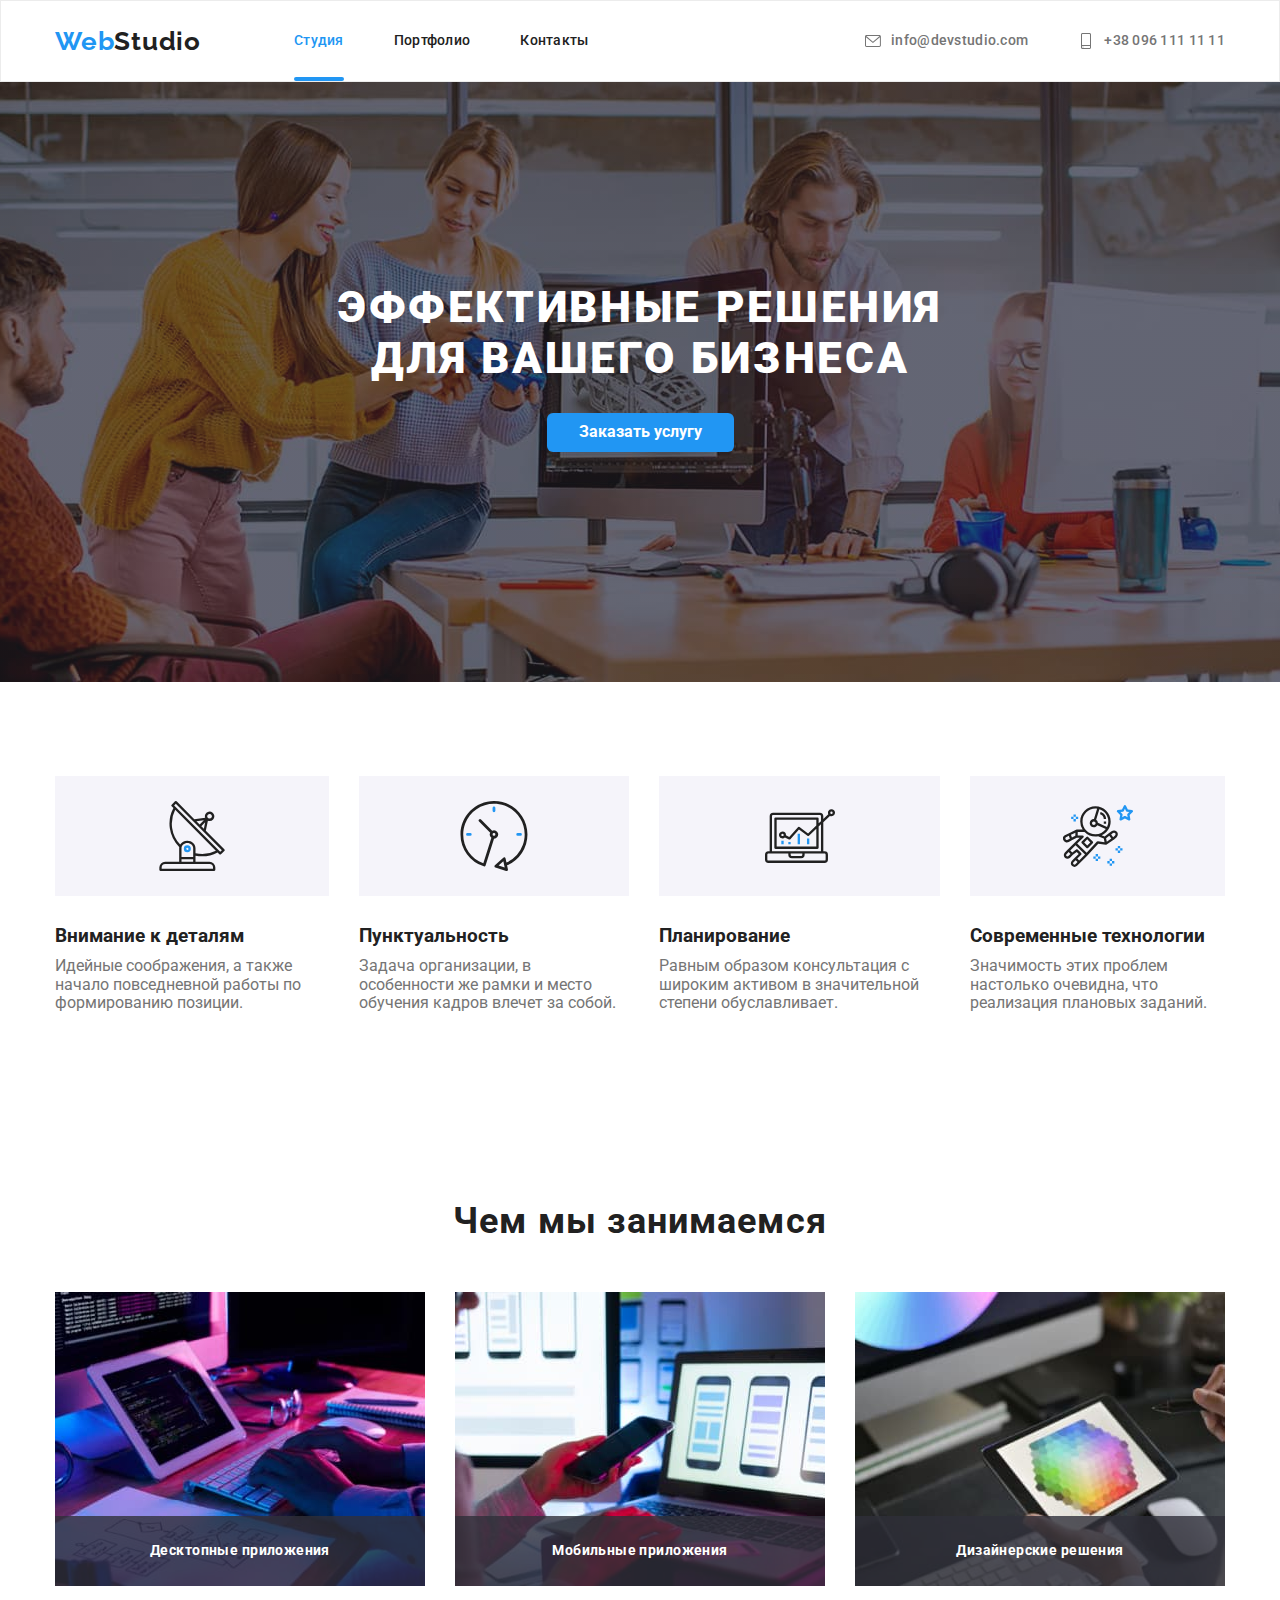
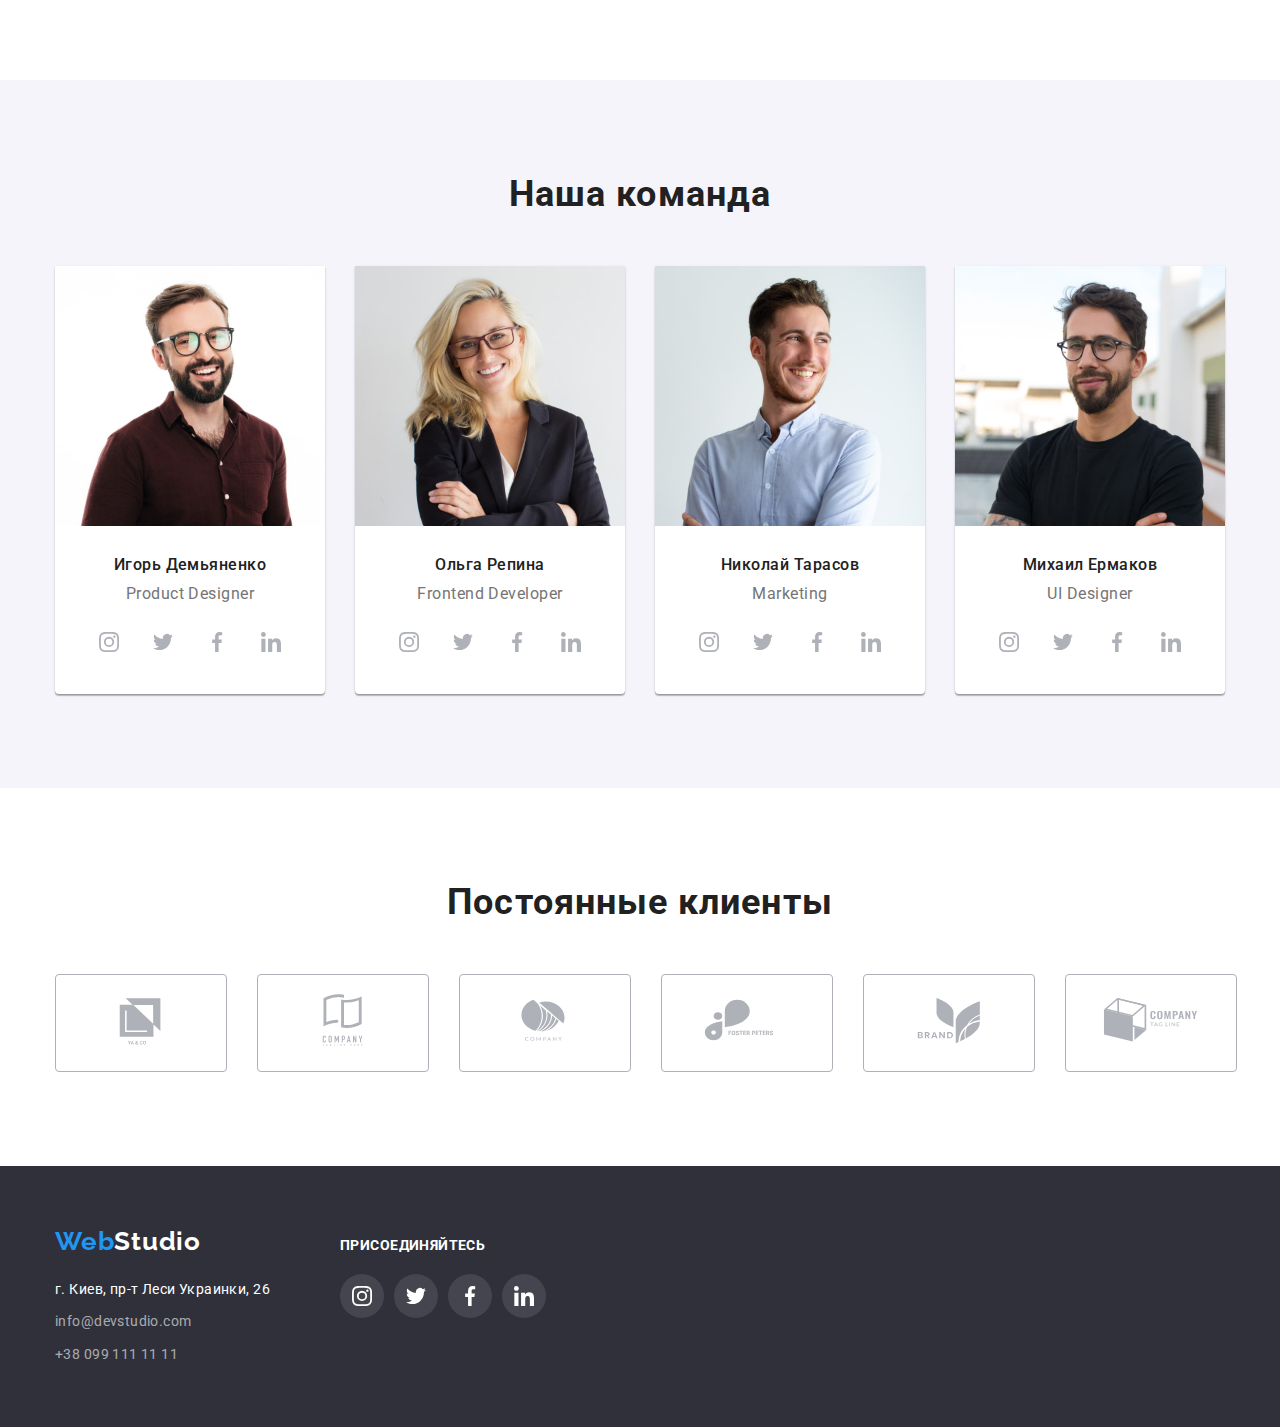
<file: index.html>
<!DOCTYPE html>
<html lang="ru">
    <head>
        <meta charset="UTF-8">
        <meta name="viewport" content="width=device-width, initial-scale=1.0"/>
        <title>WebStudio</title>
        <link rel="preconnect" href="https://fonts.gstatic.com">
        <link rel="preconnect" href="https://fonts.gstatic.com">
        <link href="https://fonts.googleapis.com/css2?family=Raleway:wght@700&family=Roboto:wght@400;500;700;900&display=swap"
            rel="stylesheet">
        <link rel="stylesheet" href="./css/modern-normalize.css">
        <link rel="stylesheet" href="./css/styles.css">
       
    </head>
    <body>
        <!--Верхняя линия-->
        <header class="header-br">
            <div class="container main-flex"> 
            <nav class="main-nav">
                <a href="./index.html" class="logo ">Web<span class="logo-title ">Studio</span></a>
                <ul class="site-nav list ">
                    <li class="nav-link"><a href="./index.html" class="link currnet">Студия</a><div class="currnet-box"></div></li>
                    <li class="nav-link"><a href="./portfolio.html" class="link ">Портфолио</a></li>
                    <li class="nav-link"><a href="#" class="link">Контакты</a></li>
                </ul>
            </nav>                        
            <ul class="contact list">
                <li class="contact-list"><a href="mailto:info@devstudio.com" class="link-contact">
                   <svg class="header-icon" width="16" height="16" ><use href="./images/icon/icon.svg#icon-envelope"></use></svg>info@devstudio.com</a>
                </li>
                <li class="contact-list">
                    <a href="tel:+380961111111" class="link-contact">
                        <svg class="header-icon" width="16" height="16" ><use href="./images/icon/icon.svg#icon-smartphone"></use></svg>+38 096 111 11 11</a>
                </li>
            </ul>
            </div>
        </header>
        <main> 
         <!--hero-->
            <section class="hero">
                <div class="container" >
                    <div class="hero-content">
                        <h1 class="hero-title">Эффективные решения <br> для вашего бизнеса</h1>
                        <button data-modal-open class="button-primary">Заказать услугу</button>
                    </div>
                    <div class="backdrop is-hidden" data-modal >
                        <div class="modal">
                            <P>Lorem ipsum dolor sit amet, consectetur adipisicing elit. 
                                Iste quae, eaque amet accusamus adipisci nemo laudantium dolor 
                                tempore quos sapiente debitis labore animi saepe est inventore 
                                vitae sunt consequatur perspiciatis.
                            </P>                            
                            <button data-modal-close>Закрыть</button>
                        </div>
                    </div>
                </div>
            </section>
         <!--Особенности-->
            <section class="section  ">
                    <div class="container ">
                        <h2 class="hidden-header ">Особенности</h2>
                        <ul class="feature-list list" >
                            <li class="feature-list-content">
                                <div class="icon-feature">
                                    <svg width="70" height="70" >
                                        <use href="./images/icon/icon.svg#icon-antenna"    ></use>
                                    </svg>
                                </div>
                                 <div >
                                    <h3 class="title">Внимание к деталям</h3>
                                    <p class="feature-text">
                                        Идейные соображения, а также начало повседневной работы по формированию позиции.
                                    </p>
                                </div>
                            </li>
                            <li class="feature-list-content">
                               <div class="icon-feature"> 
                                    <svg width="70" height="70"  >
                                        <use href="./images/icon/icon.svg#icon-clock" ></use>
                                    </svg>
                                </div>
                                <div>
                                    <h3 class="title">Пунктуальность</h3>
                                    <p class="feature-text">
                                        Задача организации, в особенности же рамки и место обучения кадров влечет за собой.
                                    </p>
                                </div>
                            </li>
                            <li class="feature-list-content">
                                <div class="icon-feature" >
                                    <svg width="70" height="70"   >
                                        <use href="./images/icon/icon.svg#icon-diagram" ></use>
                                    </svg>
                                </div>
                                <div>
                                    <h3 class="title">Планирование</h3>
                                    <p class="feature-text">
                                        Равным образом консультация с широким активом в значительной степени обуславливает.
                                    </p>
                                </div>
                            </li>
                            <li class="feature-list-content ">
                                <div class="icon-feature">
                                <svg width="70" height="70" >
                                    <use href="./images/icon/icon.svg#icon-astronaut" ></use>
                                </svg>
                                </div>
                                <div>
                                <h3 class="title">Современные технологии</h3>
                                <p class="feature-text">
                                    Значимость этих проблем настолько очевидна, что реализация плановых заданий.
                                </p>
                                </div>
                            </li>
                        </ul>
                    </div>
            </section>
         <!--Чем мы занимаемся-->
                <section class="section ">
                    <div class="container ">
                        <h2 class="section-title">Чем мы занимаемся</h2>
                        <ul class="section-list list">
                            <li class="section-photo">
                                <img src="./images/box1.jpg" width="370" alt="человек набирая код на клавиатуре выводя информацию на планшет сверяя с блочной схемой">
                                <div class="container-label"><p class="label">Десктопные приложения</p></div>
                            </li>
                            <li class="section-photo">
                                <img src="./images/box2.jpg" width="370" alt="На экране ноутбука изображены примеры работ в мобильных приложениях">
                                <div class="container-label"><p class="label">Мобильные приложения</p></div>
                            </li>
                            <li class="section-photo">
                                <img src="./images/box3.jpg" width="370" alt="планшет с палитрой цветов">
                                <div class="container-label"><p class="label">Дизайнерские решения</p></div>
                            </li>
                        </ul>
                    </div>
                </section>
               <!--Наша команда-->
         <section class="section section-team">
             <div class="container ">
                <h2 class="section-title">Наша команда</h2>
                <ul class="section-list-team list">
                    <li class="section-team-staff">
                        <img src="./images/img1.jpg" class="staff" width="270" alt="фото">
                        <div class="staff-content" >
                            <h3 class="team">Игорь Демьяненко</h3>
                            <p class="team-title">Product Designer</p>
                            <ul class="social list">
                                <li class="social-link">
                                    <a href="" class="social-link-content">
                                        <svg class="social-icon" width="20" height="20">
                                            <use href="./images/icon/icon.svg#icon-instagram"></use>
                                        </svg>
                                    </a>
                                </li>
                                <li class="social-link">
                                    <a  href="" class="social-link-content">
                                        <svg class="social-icon" width="20" height="20">
                                            <use href="./images/icon/icon.svg#icon-twitter"></use>
                                        </svg>
                                    </a>
                                </li>
                                <li class="social-link">
                                    <a href="" class="social-link-content">
                                        <svg class="social-icon" width="20" height="20">
                                            <use href="./images/icon/icon.svg#icon-facebook"></use>
                                        </svg>
                                    </a>
                                </li>
                                <li class="social-link">
                                    <a href="" class="social-link-content">
                                        <svg class="social-icon" width="20" height="20">
                                            <use href="./images/icon/icon.svg#icon-linkedin"></use>
                                        </svg>
                                    </a>
                                </li>
                            </ul>
                        </div>
                    </li>    
                    <li class="section-team-staff">
                        <img src="images/img2.jpg" class="staff" width="270" alt="фото">
                        <div class="staff-content">
                            <h3 class="team" >Ольга Репина</h3>
                            <p class="team-title">Frontend Developer</p>
                            <ul class="social list" >
                                <li class="social-link">
                                    <a href="" class="social-link-content ">
                                    <svg class="social-icon" width="20" height="20">
                                        <use href="./images/icon/icon.svg#icon-instagram"></use>
                                    </svg>
                                    </a>
                                </li>
                                <li class="social-link">
                                    <a href="" class="social-link-content ">
                                    <svg class="social-icon" width="20" height="20">
                                        <use href="./images/icon/icon.svg#icon-twitter"></use>
                                    </svg>
                                    </a>
                                </li>
                                <li class="social-link">
                                    <a href="" class="social-link-content">
                                        <svg class="social-icon" width="20" height="20">
                                            <use href="./images/icon/icon.svg#icon-facebook"></use>
                                        </svg>
                                    </a>
                                </li>
                                <li class="social-link">
                                    <a href="" class="social-link-content">
                                        <svg class="social-icon" width="20" height="20">
                                            <use href="./images/icon/icon.svg#icon-linkedin"></use>
                                        </svg>
                                    </a>
                                </li>
                            </ul>
                        </div>                    
                    </li>
                    <li class="section-team-staff">
                        <img src="./images/img3.jpg" class="staff" width="270" alt="фото">
                        <div class="staff-content">
                            <h3 class="team">Николай Тарасов</h3>
                            <p class="team-title">Marketing</p>
                            <ul class="social list">
                                <li class="social-link">
                                    <a href="" class="social-link-content">
                                        <svg class="social-icon" width="20" height="20">
                                            <use href="./images/icon/icon.svg#icon-instagram"></use>
                                        </svg>
                                    </a>
                                </li>
                                <li class="social-link">
                                    <a href="" class="social-link-content">
                                        <svg class="social-icon" width="20" height="20">
                                            <use href="./images/icon/icon.svg#icon-twitter"></use>
                                        </svg>
                                    </a>
                                </li>
                                <li class="social-link">
                                    <a href="" class="social-link-content">
                                        <svg class="social-icon" width="20" height="20">
                                            <use href="./images/icon/icon.svg#icon-facebook"></use>
                                        </svg>
                                    </a>
                                </li>
                                <li class="social-link">
                                    <a href="" class="social-link-content">
                                        <svg class="social-icon" width="20" height="20">
                                            <use href="./images/icon/icon.svg#icon-linkedin"></use>
                                        </svg>
                                    </a>
                                </li>
                            </ul>
                        </div>                    
                    </li>
                    <li class="section-team-staff">
                        <img src="./images/img4.jpg" class="staff" width="270" alt="фото">
                        <div class="staff-content">
                            <h3 class="team">Михаил Ермаков</h3>
                            <p class="team-title">UI Designer</p>
                            <ul class="social list">
                                <li class="social-link">
                                    <a href="" class="social-link-content">
                                        <svg class="social-icon" width="20" height="20">
                                            <use href="./images/icon/icon.svg#icon-instagram"></use>
                                        </svg>
                                    </a>
                                </li>
                                <li class="social-link">
                                    <a href="" class="social-link-content">
                                        <svg class="social-icon" width="20" height="20">
                                            <use href="./images/icon/icon.svg#icon-twitter"></use>
                                        </svg>
                                    </a>
                                </li>
                                <li class="social-link">
                                    <a href="" class="social-link-content">
                                        <svg class="social-icon" width="20" height="20">
                                            <use href="./images/icon/icon.svg#icon-facebook"></use>
                                        </svg>
                                    </a>
                                </li>
                                <li class="social-link">
                                    <a href="" class="social-link-content">
                                        <svg class="social-icon" width="20" height="20">
                                            <use href="./images/icon/icon.svg#icon-linkedin"></use>
                                        </svg>
                                    </a>
                                </li>
                            </ul>
                        </div>
                    </li>
                </ul>
            </div>
         </section>
         <!-- Regular customers-->
         <section class="section">
             <div class="container">
                 <h3 class="section-title">Постоянные клиенты</h3>
                 <ul class=" Regular list">
                     <li class="customers">
                         <a href="" class="Regular-customers" >
                            <svg width="106" height="60" >
                                <use href="./images/icon/icon.svg#icon-company1"></use>
                            </svg>
                         </a>
                     </li>
                     <li class="customers">
                        <a href="" class="Regular-customers">
                            <svg class="customers-icon" width="106" height="60">
                                <use href="./images/icon/icon.svg#icon-company2"></use>
                            </svg>
                        </a>
                     </li>
                     <li class="customers">
                        <a href="" class="Regular-customers">
                            <svg width="106" height="60">
                                <use href="./images/icon/icon.svg#icon-company3"></use>
                            </svg>
                        </a>
                     </li>
                     <li class="customers">
                        <a href="" class="Regular-customers">
                            <svg width="106" height="60">
                                <use href="./images/icon/icon.svg#icon-company4"></use>
                            </svg>
                        </a>
                     </li>
                     <li class="customers">
                        <a href="" class="Regular-customers">
                            <svg width="106" height="60">
                                <use href="./images/icon/icon.svg#icon-company5"></use>
                            </svg>
                        </a>
                     </li>
                     <li class="customers">
                        <a href="" class="Regular-customers">
                            <svg width="106" height="60">
                                <use href="./images/icon/icon.svg#icon-company6"></use>
                            </svg>
                        </a>
                     </li>
                </ul>
             </div>


         </section>
    </main> 
        <!--футер-->        
            <footer class="footer">
                <div class="container f-section">
                    <div class="footer-addres">
                        <a href="./index.html" class="logo ">Web<span class="logo-title-footer">Studio</span></a>
                        <address class="address-content">
                            <p class="address ">г. Киев, пр-т Леси Украинки, 26</p>
                            <ul class="contact-footer list" >
                                <li class="contact-footer-list" ><a href="mailto:info@devstudio.com" class="link-contact-footer">info@devstudio.com</a></li>
                                <li class="contact-footer-list" ><a href="tel:+380991111111" class="link-contact-footer ">+38 099 111 11 11</a></li>
                            </ul>
                        </address>
                    </div>
                    <div class="footer-link">
                        <h4 class="titel-footer">присоединяйтесь</h4>
                        <ul class="social-footer list">
                            <li class="social-link">
                                <a  href="" class="social-link-footer" >
                                    <svg class="social-icon" width="20" height="20">
                                        <use href="./images/icon/icon.svg#icon-instagram"></use>
                                    </svg>
                                </a>
                            </li>
                            <li class="social-link">
                                <a href="" class="social-link-footer"><svg class="social-icon" width="20" height="20">
                                        <use href="./images/icon/icon.svg#icon-twitter"></use>
                                    </svg>
                                </a>
                            </li>
                            <li class="social-link">
                                <a href="" class="social-link-footer"><svg class="social-icon" width="20" height="20">
                                        <use href="./images/icon/icon.svg#icon-facebook"></use>
                                    </svg>
                                </a>
                            </li>
                            <li class="social-link">
                                <a href="" class="social-link-footer"><svg class="social-icon" width="20" height="20">
                                        <use href="./images/icon/icon.svg#icon-linkedin"></use>
                                    </svg>
                                </a>
                            </li>
                        </ul>
                    </div>
                </div>
            </footer>
        <script src="/js/modal.js"></script>
     </body>       
</html>
</file>
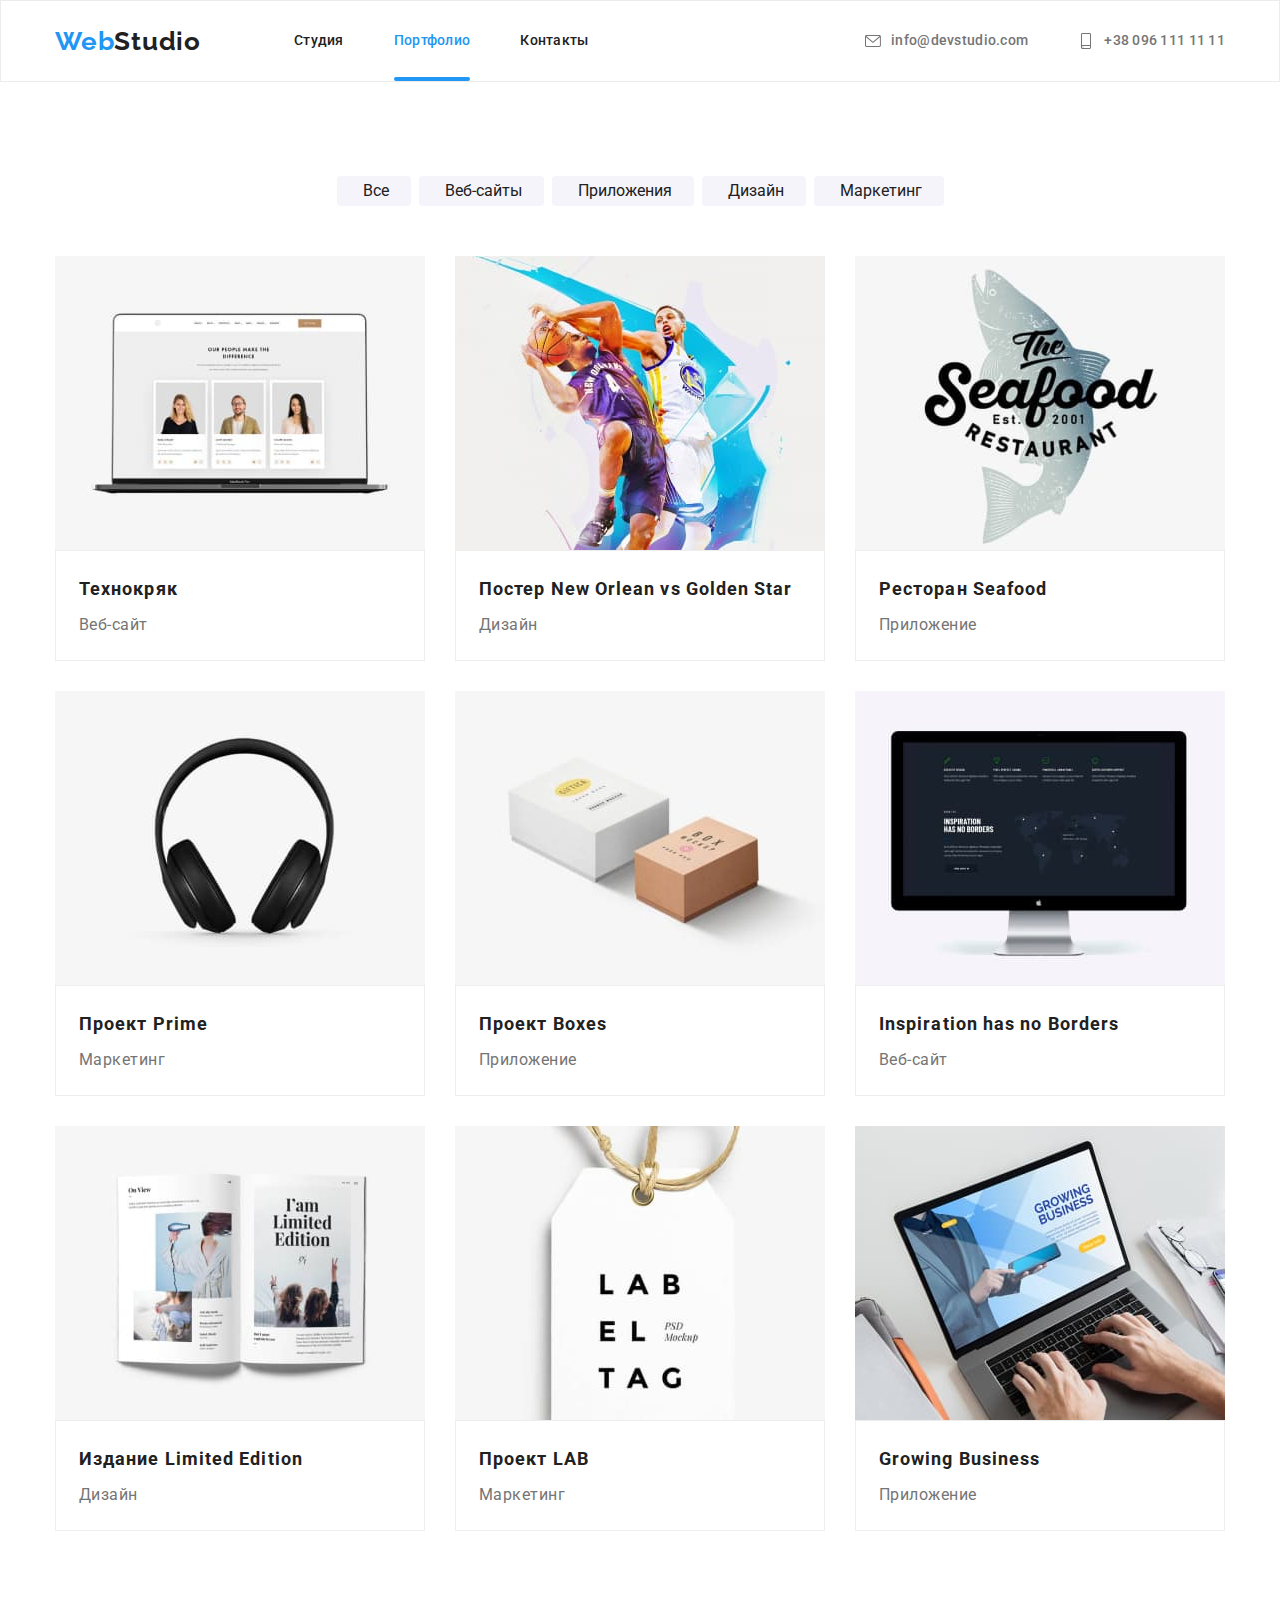
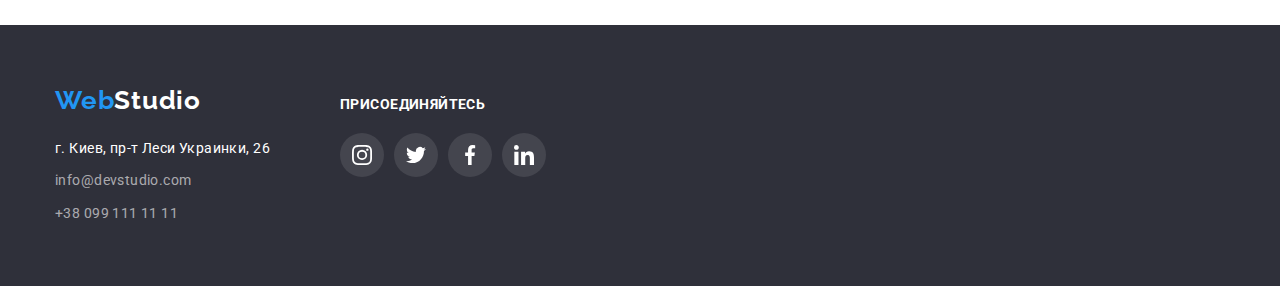
<file: portfolio.html>
<!DOCTYPE html>
<html lang="ru">

    <head>
        <meta charset="UTF-8">
        <meta name="viewport" content="width=device-width, initial-scale=1.0" />
        <title>portfolio</title>
        <link rel="preconnect" href="https://fonts.gstatic.com">
        <link href="https://fonts.googleapis.com/css2?family=Raleway:wght@700&family=Roboto:wght@400;500;700;900&display=swap"
            rel="stylesheet">
        <link rel="stylesheet" href="./css/modern-normalize.css">
        <link rel="stylesheet" href="./css/styles.css">
    </head>
    <body >
        <!--Верхняя линия-->
        <header  class="header-br">
            <div class="container main-flex">
                <nav class="main-nav">
                    <a href="./index.html" class="logo">Web<span class="logo-title">Studio</span></a>
                    <ul class="site-nav list ">
                        <li class="nav-link"><a href="./index.html" class="link ">Студия</a></li>
                        <li class="nav-link"><a href="./portfolio.html" class="link currnet">Портфолио</a><div class="currnet-box"></div></li>
                        <li class="nav-link"><a href="#" class="link">Контакты</a></li>
                    </ul>
                </nav>
                <ul class="contact list">
                <li class="contact-list"><a href="mailto:info@devstudio.com" class="link-contact">
                   <svg class="header-icon" width="16" height="12" ><use href="./images/icon/icon.svg#icon-envelope"></use></svg>info@devstudio.com</a>
                </li>
                <li class="contact-list">
                    <a href="tel:+380961111111" class="link-contact ">
                        <svg class="header-icon" width="16" height="16" ><use href="./images/icon/icon.svg#icon-smartphone"></use></svg>+38 096 111 11 11</a>
                </li>
            </ul>
            </div>
        </header>
        <main>
            <!-- ссылки -->
            <section class="section">
                <div class="container">
                    <h1 class="hidden-header">Портфолио</h1>
                    <ul class="button-portfolio list">
                        <li class="list-button" ><input type="button" class="button-filters" value=" Все"></li>
                        <li class="list-button" ><input type="button" class="button-filters" value=" Веб-сайты"></li>
                        <li class="list-button" ><input type="button" class="button-filters" value=" Приложения"></li>
                        <li class="list-button" ><input type="button" class="button-filters" value=" Дизайн"></li>
                        <li class="list-button" ><input type="button" class="button-filters" value=" Маркетинг"></li>
                    </ul>               
                    <ul class="projects list">
                        <li class="projects-scroll">
                            <article class="projects-work">
                                
                                <div class="card-tumba">
                                    <img src="./images/imgp1.jpg" class="card" width="370" alt="ноутбук с партфолио">                                   
                                </div>
                                <div class="card-content">
                                   <h2 class="work">Технокряк</h2>
                                    <p class="work-title">Веб-сайт</p>
                                </div>
                                <a href="#"></a>
                            </article>
                        </li>
                        <li class="projects-scroll">
                            <article class="projects-work">
                                <div class="card-tumba">
                                    <img  src="./images/imgp2.jpg" class="card" width="370" alt="баскетболисты с мячом">
                                </div>
                                <div class="card-content">
                                    <h2 class="work">Постер New Orlean vs Golden Star</h2>
                                    <p class="work-title">Дизайн</p>
                                </div>
                                <a href="#"></a>
                            </article>
                        </li>
                        <li class="projects-scroll">
                            <article class="projects-work">
                                <div class="card-tumba">
                                    <img src="./images/imgp3.jpg" class="card" width="370" alt="логотип" >
                                </div>
                                <div class="card-content">
                                    <h2 class="work">Ресторан Seafood</h2>
                                    <p class="work-title">Приложение</p>
                                </div>
                                <a href="#"></a>
                            </article>
                        </li>
                        <li class="projects-scroll">
                            <article class="projects-work">
                                <div class="card-tumba">
                                    <img  src="./images/imgp4.jpg" class="card" width="370" alt="наушники">
                                </div>
                                <div class="card-content">
                                    <h2 class="work">Проект Prime</h2>
                                    <p class="work-title">Маркетинг</p>
                                </div>
                                <a href="#"></a>
                            </article>
                        </li>
                        <li class="projects-scroll">
                            <article class="projects-work">
                                <div class="card-tumba">
                                    <img src="./images/imgp5.jpg" class="card" width="370" alt="две коробки" >
                                </div>
                                <div class="card-content">
                                    <h2 class="work">Проект Boxes</h2>
                                    <p class="work-title">Приложение</p>
                                </div>
                                <a href="#"></a>
                            </article>
                        </li>
                        <li class="projects-scroll">
                            <article class="projects-work">
                                <div class="card-tumba">
                                    <img src="./images/imgp6.jpg" class="card" width="370" alt="монитор">
                                </div>
                                <div class="card-content">
                                    <h2 class="work">Inspiration has no Borders</h2>
                                    <p class="work-title">Веб-сайт</p>
                                </div>
                                <a href="#"></a>
                            </article>
                        </li> 
                        <li class="projects-scroll">
                            <article class="projects-work">
                                <div class="card-tumba">
                                    <img src="./images/imgp7.jpg" class="card" width="370" alt="журнал">
                                </div>
                                <div class="card-content">
                                    <h2 class="work">Издание Limited Edition</h2>
                                    <p class="work-title">Дизайн</p>
                                </div>
                                <a href="#"></a>
                            </article>
                        </li>
                        <li class="projects-scroll">
                            <article class="projects-work">
                                <div class="card-tumba">
                                    <img src="./images/imgp8.jpg" class="card" width="370" alt="бирка">
                                </div>
                                <div class="card-content">
                                    <h2 class="work">Проект LAB</h2>
                                    <p class="work-title">Маркетинг</p>
                                </div>
                                <a href="#"></a>
                            </article>
                        </li>
                        <li class="projects-scroll">
                            <article class="projects-work">
                                <div class="card-tumba">
                                    <img src="./images/imgp9.jpg" class="card" width="370" alt="ноутбук">
                                </div>
                                <div class="card-content">
                                    <h2 class="work">Growing Business</h2>
                                    <p class="work-title">Приложение</p>
                                </div>
                                <a href="#"></a>
                            </article>
                        </li>
                    </ul>
                </div>
            </section>
        </main>
        
        <!--футер-->
        <footer class="footer">
                <div class="container f-section">
                    <div class="footer-addres">
                        <a href="./index.html" class="logo ">Web<span class="logo-title-footer">Studio</span></a>
                        <address class="address-content">
                            <p class="address ">г. Киев, пр-т Леси Украинки, 26</p>
                            <ul class="contact-footer list" >
                                <li class="contact-footer-list" ><a href="mailto:info@devstudio.com" class="link-contact-footer">info@devstudio.com</a></li>
                                <li class="contact-footer-list" ><a href="tel:+380991111111" class="link-contact-footer ">+38 099 111 11 11</a></li>
                            </ul>
                        </address>
                    </div>
                    <div class="footer-link">
                        <h4 class="titel-footer">присоединяйтесь</h4>
                        <ul class="social-footer list">
                            <li class="social-link">
                                <a  href="" class="social-link-footer" >
                                    <svg class="social-icon" width="20" height="20">
                                        <use href="./images/icon/icon.svg#icon-instagram"></use>
                                    </svg>
                                </a>
                            </li>
                            <li class="social-link">
                                <a href="" class="social-link-footer"><svg class="social-icon" width="20" height="20">
                                        <use href="./images/icon/icon.svg#icon-twitter"></use>
                                    </svg>
                                </a>
                            </li>
                            <li class="social-link">
                                <a href="" class="social-link-footer"><svg class="social-icon" width="20" height="20">
                                        <use href="./images/icon/icon.svg#icon-facebook"></use>
                                    </svg>
                                </a>
                            </li>
                            <li class="social-link">
                                <a href="" class="social-link-footer"><svg class="social-icon" width="20" height="20">
                                        <use href="./images/icon/icon.svg#icon-linkedin"></use>
                                    </svg>
                                </a>
                            </li>
                        </ul>
                    </div>
                </div>
            </footer> 
    </body>
</html>
</file>
<file: css/styles.css>
/* основонйо текст #757575 */
/* вторичный цвет color: #757575; */
/* белый цвет #FFFFFF */
/* акцент #2196F3 */
/* вторичный фон #F5F4FA */
/* background кнопок и вложений #f5f4fa*/
:root {
  --primaty-text-color: #757575;
  --title-text-color: #212121;
  --accent-color: #2196f3;
  --primary-bg-color: #ffffff;
  --portfolio-secondary-color: #f5f4fa;
  --background-color-secondary: #2f303a;
  --cart-set-gap: 30px;
  --bg-icon-feature: #f5f4fa;
  --bg-color-thumba: rgba(33, 150, 243, 0.9);
}
html {
  box-sizing: border-box;
}
*,
*::before,
*::after {
  box-sizing: inherit;
}
/* body */
body {
  font-family: Roboto, Helvetica, sans-serif;
  color: var(--primaty-text-color);
  background-color: var(--primary-bg-color);
}
h1,
h2,
h3,
h4,
h5,
ul,
p {
  margin: 0px;
  padding: 0px;
}
img {
  height: auto;
  display: block;
  min-width: 100%;
}
/* img {
  display: block;
  object-fit: cover;
  width: 100%;
  height: auto;
} */
.list {
  list-style: none;
}

/* top line */
.container {
  width: 1200px;
  padding-left: 15px;
  padding-right: 15px;
  margin-left: auto;
  margin-right: auto;
}
.header-br {
  border: 1px solid #ececec;
}

/* logo */
.logo {
  color: var(--accent-color);
  font-family: Raleway, Helvetica, sans-serif;
  font-weight: bold;
  font-size: 26px;
  line-height: 1.19;
  letter-spacing: 0.03em;
  text-decoration: none;
}

.logo-title {
  color: var(--title-text-color);
  font-family: Raleway, Helvetica, sans-serif;
  font-weight: bold;
  font-size: 26px;
  line-height: 1.19;
  letter-spacing: 0.03em;
}

/* main-nav */
.main-flex {
  display: flex;
  align-items: center;
}
.main-nav {
  display: flex;
  align-items: center;
}
/* site-nav */

.site-nav .link {
  display: block;
  padding-top: 32px;
  padding-bottom: 32px;
}
.site-nav {
  display: flex;
  margin-left: 93px;
}
.site-nav :active {
  color: var(--primaty-text-color);
}
.site-nav :hover,
.site-nav :focus {
  color: var(--accent-color);
}

.nav-link:not(:first-child) {
  margin-left: 50px;
}

.link:active {
  color: var(--accent-color);
}
.link {
  text-decoration: none;
  font-weight: 500;
  font-size: 14px;
  line-height: 1.14;
  letter-spacing: 0.02em;
  color: var(--title-text-color);
}
/* .link-contact:active {
  color: var(--accent-color);
} */
.link-contact {
  display: flex;
  color: var(--primaty-text-color);
  text-decoration: none;
  align-items: center;
}
.nav-link {
  position: relative;
}

.currnet-box::after {
  position: absolute;
  display: inline-block;
  content: "";
  width: 100%;
  height: 4px;
  border-radius: 2px;
  left: 0;
  bottom: 0;

  background-color: var(--accent-color);
  opacity: 1;
}

.currnet {
  color: var(--accent-color);
}
/* contact */
.contact {
  color: var(--primaty-text-color);
  font-weight: 500;
  font-size: 14px;
  line-height: 1.14;
  letter-spacing: 0.02em;
  display: flex;
  margin-left: auto;
  align-items: center;
}
.contact .contact-list + .contact-list {
  margin-left: 50px;
}
.header-icon {
  fill: #757575;
  margin-right: 10px;
}

.link-contact:hover,
.link-contact:focus {
  color: #2196f3;
}

.link-contact:hover > .header-icon {
  fill: #2196f3;
}
.link-contact:focus > .header-icon {
  fill: #2196f3;
}

.no-padding {
  padding-top: 0px;
  padding-bottom: 0px;
}

/* hero */
.hero {
  padding: 200px 0px;
  text-align: center;
  max-width: 1600px;
  height: 600px;
  margin-left: auto;
  margin-right: auto;
  background-color: var(--background-color-secondary);
  background-image: linear-gradient(
      to right,
      rgba(47, 48, 58, 0.4),
      rgba(47, 48, 58, 0.4)
    ),
    url("../images/img.jpg");
  background-repeat: no-repeat;
  background-position: center;
  background-size: cover;
}

.hero-title {
  margin-top: 0;
  margin-bottom: 30px;
  color: var(--primary-bg-color);
  font-weight: 900;
  font-size: 44px;
  line-height: 1.15;
  text-align: center;
  letter-spacing: 0.06em;
  text-transform: uppercase;
}

/* section */
.section {
  padding-bottom: 94px;
  padding-top: 94px;
}
.section-title {
  margin-bottom: 50px;
  color: var(--title-text-color);
  text-align: center;
  font-weight: bold;
  font-size: 36px;
  line-height: 1.16;
  letter-spacing: 0.03em;
}
.section-list {
  margin-top: -30px;
  margin-left: -30px;
  display: flex;
  flex-wrap: wrap;
}
.section-list > .section-photo {
  flex-basis: calc (100% / 3 -30px);
  margin-top: 30px;
  margin-left: 30px;
}

/* features */
.section-list {
  position: relative;
}
.container-label {
  position: absolute;
  width: 370px;
  height: 70px;
  bottom: 0;

  background-color: rgba(47, 48, 58, 0.8);

  padding: 27px 82px;
}
.label {
  font-weight: bold;
  font-size: 14px;
  line-height: 1.14;
  text-align: center;
  letter-spacing: 0.03em;
  color: #ffffff;
}

.feature-list .title {
  color: var(--title-text-color);
}
.feature-list {
  display: flex;
}

.feature-list-content:not(:first-child) {
  margin-left: 30px;
}

.icon-feature {
  background-color: var(--bg-icon-feature);
  display: flex;
  justify-content: center;

  padding: 25px 0px;
  margin-bottom: 30px;
}

.title {
  margin-top: 0;
  margin-bottom: 10px;
  font-weight: bold;
}
.feature-text {
  margin-top: 0;
  font-style: normal;
  font-weight: normal;
}
/* team */

.section-team {
  background-color: var(--portfolio-secondary-color);
}
.section-list-team {
  display: flex;
  flex-wrap: wrap;
  margin-left: calc(-1 * var(--cart-set-gap));
  margin-top: calc(-1 * var(--cart-set-gap));
}

.section-list-team > .section-team-staff {
  background-color: var(--primary-bg-color);

  border-radius: 0px 0px 4px 4px;
  box-shadow: 0px 1px 3px rgba(0, 0, 0, 0.12), 0px 1px 1px rgba(0, 0, 0, 0.14),
    0px 2px 1px rgba(0, 0, 0, 0.2);
  flex-basis: calc (100% / 4 - var(--cart-set-gap));
  margin-left: var(--cart-set-gap);
  margin-top: var(--cart-set-gap);
}
.team {
  color: var(--title-text-color);
  font-weight: 500;
  font-size: 16px;
  line-height: 1.18;
  text-align: center;
  letter-spacing: 0.03em;
  margin-bottom: 10px;
}

.team-title {
  color: var(--primaty-text-color);
  font-weight: normal;
  font-size: 16px;
  line-height: 1.18;
  text-align: center;
  letter-spacing: 0.03em;
  margin-bottom: 16px;
}
.staff-content {
  padding-top: 30px;
  padding-bottom: 30px;
}
.staff {
  display: block;
  max-width: 100%;
}
/* button */
.button-primary {
  border-radius: 6px;
  border: 0px solid transparent;
  padding: 10px 32px;
  min-width: 130px;
  color: var(--primary-bg-color);
  background-color: var(--accent-color);
  font-weight: bold;
  text-align: center;
}
/* icon link */
.social {
  justify-content: center;
  display: flex;
}
.social-link-content {
  padding: 12px;
  display: block;
  width: 44px;
  height: 44px;
  border-radius: 50%;
  color: #afb1b8;
  background-color: #fff;
}
.social-icon {
  fill: currentColor;
}

.social-link:not(:first-child) {
  margin-left: 10px;
}

.social-link-content:hover,
.social-link-content:focus {
  background-color: var(--accent-color);
  color: #fff;
}
/* Regular customers */
.Regular {
  display: flex;
}

.Regular-customers {
  display: block;

  border: 1px solid #afb1b8;
  padding: 16px 32px;
  border-radius: 4px;
  fill: #afb1b8;
}
.Regular-customers:hover,
.Regular-customers:focus {
  fill: var(--accent-color);
  border: 1px solid var(--accent-color);
}

.customers:not(:last-child) {
  margin-right: 30px;
}
.customers:hover {
  color: var(--accent-color);
}
/* footer */
.social-footer {
  display: flex;
}
.f-section {
  display: flex;
  align-items: baseline;
}
.footer-link {
  justify-content: start;
  margin-left: 70px;
}
.titel-footer {
  font-weight: bold;
  font-size: 14px;
  line-height: 1.14;
  letter-spacing: 0.03em;
  text-transform: uppercase;
  color: #ffffff;
  margin-bottom: 20px;
}
.social-link-footer {
  padding: 12px;
  display: block;
  width: 44px;
  height: 44px;
  border-radius: 50%;
  color: #fff;
  background-color: rgba(255, 255, 255, 0.1);
}
.social-link-footer:hover,
.social-link-footer:focus {
  background-color: var(--accent-color);
}
.footer {
  background-color: var(--background-color-secondary);
  padding-top: 60px;
  padding-bottom: 60px;
}

.logo-title-footer {
  color: var(--primary-bg-color);
  font-family: Raleway, Helvetica, sans-serif;
  font-weight: bold;
  font-size: 26px;
  line-height: 1.19;
  letter-spacing: 0.03em;
}

.contact-footer :hover,
.contact-footer :focus {
  color: var(--accent-color);
}

.contact-footer {
  font-weight: normal;
  font-size: 14px;
  line-height: 1.71;
  letter-spacing: 0.03em;
  color: rgba(255, 255, 255, 0.6);
}

.link-contact-footer:active {
  color: var(--accent-color);
}
.link-contact-footer {
  color: rgba(255, 255, 255, 0.6);
  text-decoration: none;
  font-style: normal;
  font-weight: normal;
  font-size: 14px;
  line-height: 1.71;
  letter-spacing: 0.03em;
}

.contact-footer-list {
  margin-top: 9px;
}
.address-content {
  margin-top: 20px;
}
.address {
  color: var(--primary-bg-color);
  font-style: normal;
  font-weight: normal;
  font-size: 14px;
  line-height: 24px;
  letter-spacing: 0.03em;
}
/* portfolio */

.hidden-header {
  display: none;
}

/* button */

.button-filters:hover,
.button-filters:focus {
  color: var(--primary-bg-color);
  background-color: var(--accent-color);
  box-shadow: 0px 3px 1px rgba(0, 0, 0, 0.1), 0px 1px 2px rgba(0, 0, 0, 0.08),
    0px 2px 2px rgba(0, 0, 0, 0.12);
}
.button-filters:focus {
  outline: none;
}
.button-filters {
  color: var(--title-text-color);
  background-color: var(--portfolio-secondary-color);
  text-align: center;
  border: 0px solid transparent;
  border-radius: 4px;
  padding: 6px 22px;
}
.button-portfolio {
  display: flex;
  justify-content: center;
  margin-bottom: 50px;
}
.button-portfolio .list-button + .list-button {
  margin-left: 8px;
}

/* projects */
.projects {
  display: flex;
  flex-wrap: wrap;
  margin-left: calc(-1 * var(--cart-set-gap));
  margin-top: calc(-1 * var(--cart-set-gap));
}
/* work */

.card-tumba :hover::before {
  opacity: 1;
}
.card-tumba {
  position: relative;
}

.card-tumba::before {
  position: absolute;
  display: inline-block;
  content: "";
  top: 0;
  bottom: 0;

  width: 100%;
  height: 100%;
  background-color: rgba(33, 150, 243, 0.9);
  opacity: 0;
}

.work {
  color: var(--title-text-color);
  font-weight: bold;
  font-size: 18px;
  line-height: 2;
  letter-spacing: 0.06em;

  margin-bottom: 4px;
}
.work-title {
  color: var(--primaty-text-color);
  font-size: 16px;
  line-height: 1.8;
  letter-spacing: 0.03em;
}
.projects-work {
  display: block;
  max-width: 100%;
  position: relative;
}
.projects-work > a {
  text-decoration: none;
  display: block;
  position: absolute;
  top: 0;
  bottom: 0;
  left: 0;
  right: 0;
}
.projects-work > a:hover,
.projects-work > a:focus {
  box-shadow: 0px 1px 1px rgba(0, 0, 0, 0.12), 0px 4px 4px rgba(0, 0, 0, 0.06),
    1px 4px 6px rgba(0, 0, 0, 0.16);
}
.projects-work > a:focus {
  outline: none;
}

.projects > .projects-scroll {
  flex-basis: calc(100% / 3 - var(--cart-set-gap));
  margin-left: var(--cart-set-gap);
  margin-top: var(--cart-set-gap);
}

.card-content {
  padding-top: 20px;
  padding-right: 23px;
  padding-bottom: 20px;
  padding-left: 23px;
  border: 1px solid #eeeeee;
}
/* modal*/
.hero-content {
  position: relative;
}
.modal {
  position: absolute;
  top: 220px;
  left: 730px;
  width: 528px;
  height: 581px;
  background: #ffffff;
  box-shadow: 0px 1px 3px rgba(0, 0, 0, 0.12), 0px 1px 1px rgba(0, 0, 0, 0.14),
    0px 2px 1px rgba(0, 0, 0, 0.2);
  border-radius: 4px;
}
.backdrop {
  display: block;
  position: fixed;
  top: 0;
  left: 0;
  width: 100%;
  height: 100%;
  background-color: rgba(0, 0, 0, 0.2);
  opacity: 1;
  visibility: visible;
  transition: opacity 250ms cubic-bezier(0.4, 0, 0.2, 1) visibility 250ms
    cubic-bezier(0.4, 0, 0.2, 1);
}
.backdrop.is-hidden {
  visibility: hidden;
  opacity: 0;
  pointer-events: none;
}
</file>
